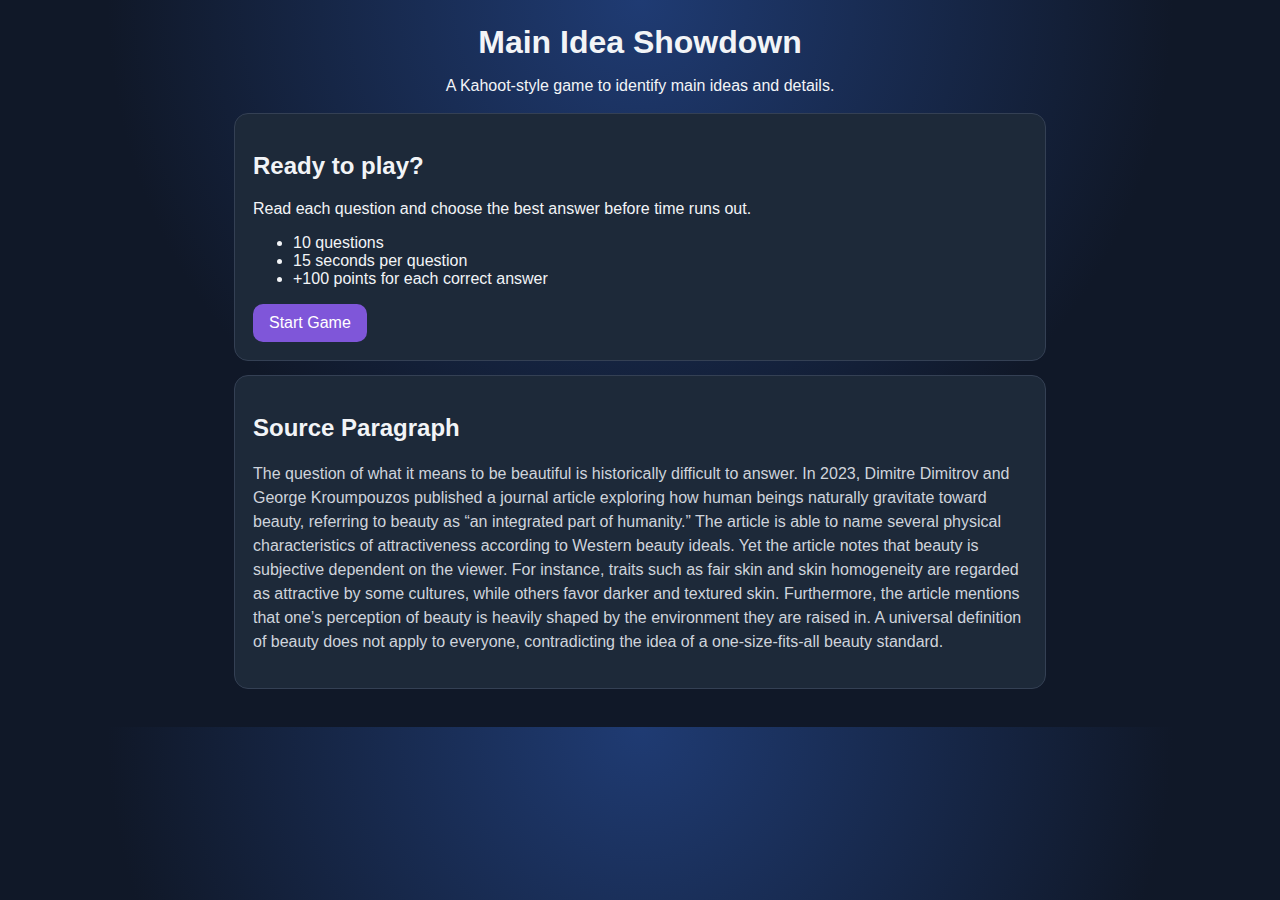
<file: game.html>
<!DOCTYPE html>
<html lang="en">
<head>
  <meta charset="UTF-8" />
  <meta name="viewport" content="width=device-width, initial-scale=1.0" />
  <title>Main Idea Showdown</title>
  <link rel="stylesheet" href="game.css" />
  <script defer src="game.js"></script>
</head>
<body>
  <main class="app">
    <header class="hero">
      <h1>Main Idea Showdown</h1>
      <p>A Kahoot-style game to identify main ideas and details.</p>
    </header>

    <section id="start-screen" class="card">
      <h2>Ready to play?</h2>
      <p>Read each question and choose the best answer before time runs out.</p>
      <ul>
        <li>10 questions</li>
        <li>15 seconds per question</li>
        <li>+100 points for each correct answer</li>
      </ul>
      <button id="start-btn" class="btn primary">Start Game</button>
    </section>

    <section id="quiz-screen" class="card hidden" aria-live="polite">
      <div class="status-row">
        <span id="question-counter">Question 1 / 10</span>
        <span id="score">Score: 0</span>
      </div>

      <div class="timer-wrap">
        <div id="timer-bar" class="timer-bar"></div>
      </div>
      <p id="timer-text" class="timer-text">Time left: 15s</p>

      <h2 id="question-text"></h2>
      <div id="answers" class="answers"></div>

      <p id="feedback" class="feedback"></p>
      <button id="next-btn" class="btn hidden">Next</button>
    </section>

    <section id="result-screen" class="card hidden">
      <h2>Game Over 🎉</h2>
      <p id="final-score"></p>
      <p id="performance-msg"></p>
      <button id="restart-btn" class="btn primary">Play Again</button>
    </section>

    <section class="card paragraph">
      <h2>Source Paragraph</h2>
      <p>
        The question of what it means to be beautiful is historically difficult to answer. In 2023,
        Dimitre Dimitrov and George Kroumpouzos published a journal article exploring how human
        beings naturally gravitate toward beauty, referring to beauty as “an integrated part of
        humanity.” The article is able to name several physical characteristics of attractiveness
        according to Western beauty ideals. Yet the article notes that beauty is subjective
        dependent on the viewer. For instance, traits such as fair skin and skin homogeneity are
        regarded as attractive by some cultures, while others favor darker and textured skin.
        Furthermore, the article mentions that one’s perception of beauty is heavily shaped by the
        environment they are raised in. A universal definition of beauty does not apply to everyone,
        contradicting the idea of a one-size-fits-all beauty standard.
      </p>
    </section>
  </main>
</body>
</html>
</file>
<file: game.css>
:root {
  --bg: #101828;
  --card: #1d2939;
  --text: #f2f4f7;
  --muted: #cfd4dc;
  --accent: #7f56d9;
  --good: #12b76a;
  --bad: #f04438;
}

* { box-sizing: border-box; }

body {
  margin: 0;
  font-family: "Segoe UI", Tahoma, Geneva, Verdana, sans-serif;
  background: radial-gradient(circle at top, #1f3b73 0%, var(--bg) 55%);
  color: var(--text);
}

.app {
  max-width: 860px;
  margin: 0 auto;
  padding: 24px;
}

.hero {
  text-align: center;
  margin-bottom: 18px;
}

.hero h1 {
  margin: 0;
}

.card {
  background: var(--card);
  border: 1px solid #344054;
  border-radius: 14px;
  padding: 18px;
  margin-bottom: 14px;
}

.hidden { display: none; }

.btn {
  border: none;
  border-radius: 10px;
  padding: 10px 16px;
  font-size: 1rem;
  cursor: pointer;
}

.btn.primary {
  background: var(--accent);
  color: white;
}

.status-row {
  display: flex;
  justify-content: space-between;
  font-weight: 600;
}

.timer-wrap {
  background: #344054;
  border-radius: 999px;
  height: 12px;
  margin: 12px 0 6px;
  overflow: hidden;
}

.timer-bar {
  height: 100%;
  width: 100%;
  background: linear-gradient(to right, #22c55e, #facc15, #ef4444);
  transition: width 1s linear;
}

.answers {
  display: grid;
  grid-template-columns: 1fr 1fr;
  gap: 10px;
  margin: 14px 0;
}

.answer-btn {
  background: #344054;
  color: var(--text);
  border: 1px solid #475467;
  border-radius: 10px;
  padding: 12px;
  text-align: left;
  cursor: pointer;
}

.answer-btn:hover:enabled {
  border-color: #98a2b3;
}

.answer-btn.correct { background: var(--good); }
.answer-btn.wrong { background: var(--bad); }

.feedback {
  min-height: 20px;
  color: var(--muted);
}

.paragraph p {
  line-height: 1.5;
  color: var(--muted);
}

@media (max-width: 640px) {
  .answers { grid-template-columns: 1fr; }
}
</file>
